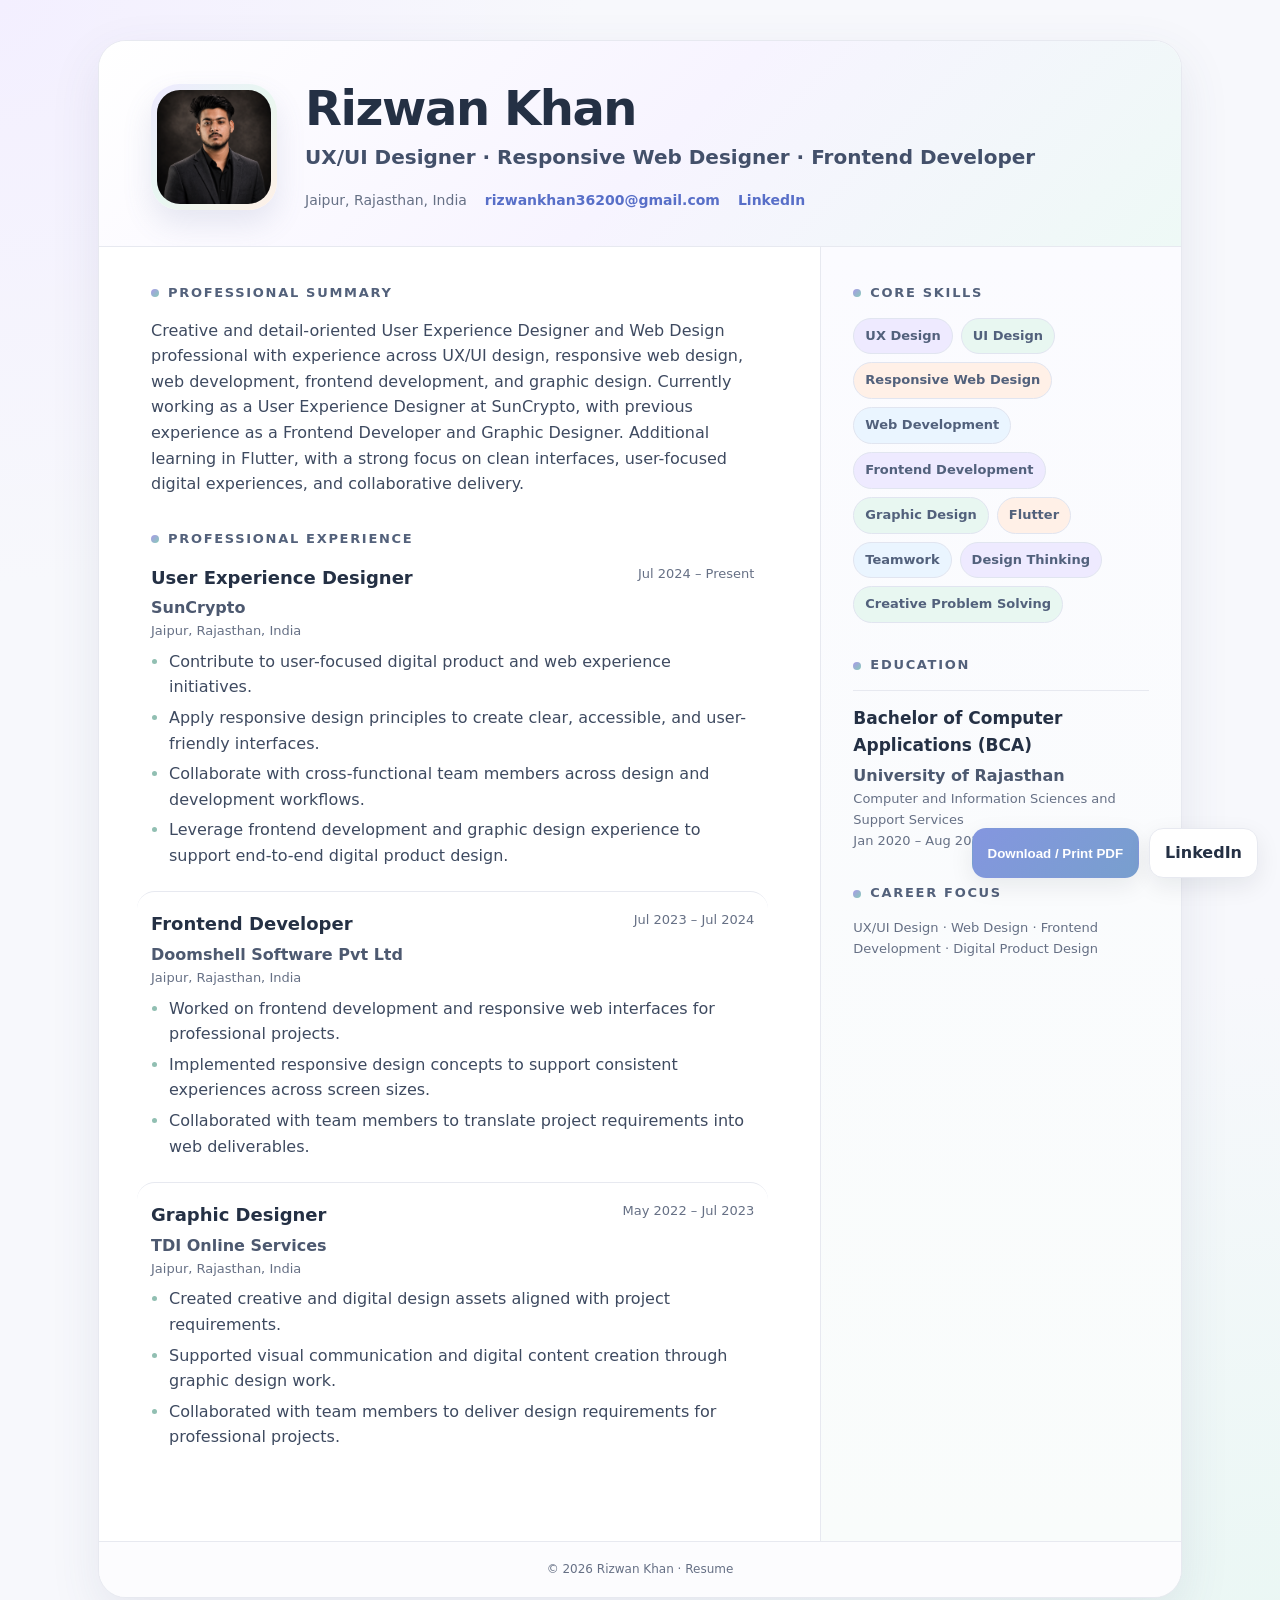
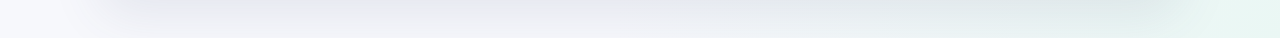
<file: resume/index.html>
<!doctype html>
<html lang="en">
<head>
  <meta charset="utf-8">
  <meta name="viewport" content="width=device-width, initial-scale=1">
  <meta name="description" content="Rizwan Khan — ATS-friendly resume. UX/UI Designer, Web Designer and Frontend Developer based in Jaipur, India.">
  <meta name="author" content="Rizwan Khan">
  <title>Rizwan Khan | Resume</title>
  <style>
    :root{--bg:#f7f8fc;--paper:#fff;--ink:#243044;--muted:#667085;--line:#e7e9f0;--blue:#7186d8;--lav:#eeeaff;--mint:#e8f7f1;--peach:#fff0e7;--pink:#fcebf1;--sky:#eaf5ff;--shadow:0 18px 50px rgba(71,82,117,.10)}
    *{box-sizing:border-box}html{scroll-behavior:smooth}body{margin:0;background:radial-gradient(circle at top left,#f3efff 0,transparent 28%),radial-gradient(circle at bottom right,#eaf7f4 0,transparent 32%),var(--bg);color:var(--ink);font-family:Inter,system-ui,-apple-system,BlinkMacSystemFont,"Segoe UI",sans-serif;line-height:1.6}
    a{color:#586fc8;text-decoration:none}a:hover{text-decoration:underline}.wrap{max-width:1120px;margin:40px auto;padding:0 18px}.resume{background:var(--paper);border:1px solid var(--line);border-radius:28px;box-shadow:var(--shadow);overflow:hidden}
    header{padding:42px 52px 34px;border-bottom:1px solid var(--line);background:linear-gradient(135deg,#fff 0%,#f7f4ff 52%,#eef9f6 100%);position:relative;overflow:hidden}.hero{display:flex;align-items:center;gap:28px;position:relative;z-index:1}.profile-frame{width:126px;height:126px;flex:0 0 126px;border-radius:28px;padding:6px;background:linear-gradient(135deg,var(--lav),var(--mint),var(--peach));box-shadow:0 14px 30px rgba(93,108,157,.14);transition:.3s ease}.profile-frame:hover{transform:translateY(-5px) rotate(-1deg);box-shadow:0 20px 38px rgba(93,108,157,.2)}.profile-frame img{width:100%;height:100%;object-fit:cover;border-radius:23px;background:#fff;display:block}
    h1{font-size:48px;line-height:1.05;margin:0 0 8px;letter-spacing:-.03em}.role{font-size:20px;font-weight:700;margin:0 0 16px;color:#43506a}.contact{display:flex;flex-wrap:wrap;gap:9px 18px;color:var(--muted);font-size:14px}.contact a{font-weight:700}
    main{display:grid;grid-template-columns:2fr 1fr;gap:0}.content{padding:36px 52px}.sidebar{padding:36px 32px;background:linear-gradient(180deg,#fbfbff,#f9fcfb);border-left:1px solid var(--line)}section{margin:0 0 32px}h2{font-size:13px;text-transform:uppercase;letter-spacing:.13em;margin:0 0 14px;color:#53617b;display:flex;align-items:center;gap:9px}h2:before{content:"";width:8px;height:8px;border-radius:50%;background:linear-gradient(135deg,#a99ae8,#88cbb8)}p{margin:0 0 10px}.summary{font-size:16px;color:#3e4a60}
    .job{padding:18px 14px;border-top:1px solid var(--line);transition:transform .25s ease,background .25s ease,box-shadow .25s ease;border-radius:18px;margin-left:-14px}.job:first-of-type{border-top:0;padding-top:0}.job:hover{transform:translateX(7px);background:linear-gradient(90deg,#f7f4ff,#fff);box-shadow:0 10px 24px rgba(101,113,153,.07)}.job-head{display:flex;justify-content:space-between;gap:14px;align-items:flex-start}.job h3{font-size:18px;margin:0 0 3px}.company{font-weight:700;color:#4d5970}.date{font-size:13px;color:var(--muted);white-space:nowrap}.location{font-size:13px;color:var(--muted);margin-bottom:7px}.bullets{margin:7px 0 0 18px;padding:0;color:#3e4a60}.bullets li{margin:5px 0}.bullets li::marker{color:#91bfb2}
    .chips{display:flex;flex-wrap:wrap;gap:8px}.chip{padding:7px 11px;border:1px solid #e1e5f0;color:#52617c;border-radius:999px;font-size:13px;font-weight:700;transition:.22s}.chip:nth-child(4n+1){background:var(--lav)}.chip:nth-child(4n+2){background:var(--mint)}.chip:nth-child(4n+3){background:var(--peach)}.chip:nth-child(4n+4){background:var(--sky)}.chip:hover{transform:translateY(-3px);box-shadow:0 8px 18px rgba(82,97,124,.13);border-color:transparent}.edu{border-top:1px solid var(--line);padding-top:14px}.edu h3{margin:0 0 4px;font-size:17px}.small{font-size:13px;color:var(--muted)}
    .actions{position:fixed;right:22px;bottom:22px;display:flex;gap:10px;z-index:5}.btn{border:1px solid var(--line);background:#fff;color:var(--ink);padding:11px 15px;border-radius:14px;font-weight:700;box-shadow:0 8px 24px rgba(16,24,40,.08);cursor:pointer;transition:.2s}.btn.primary{background:linear-gradient(135deg,#8496df,#789fce);color:#fff;border-color:transparent}.btn:hover{transform:translateY(-2px);text-decoration:none;box-shadow:0 12px 28px rgba(84,103,160,.18)}footer{padding:18px 52px;border-top:1px solid var(--line);color:var(--muted);font-size:12px;text-align:center;background:#fcfcfe}
    @media(max-width:800px){.wrap{margin:14px auto}.resume{border-radius:18px}header{padding:30px 24px}.hero{align-items:flex-start;gap:18px}.profile-frame{width:92px;height:92px;flex-basis:92px;border-radius:22px}.profile-frame img{border-radius:17px}.content{padding:28px 24px}.sidebar{padding:28px 24px;border-left:0;border-top:1px solid var(--line)}main{grid-template-columns:1fr}h1{font-size:36px}.role{font-size:16px}.job-head{display:block}.date{display:block;margin-top:4px}.actions{left:14px;right:14px;bottom:14px;justify-content:center}.btn{flex:1;max-width:180px}}
    @media print{body{background:#fff}.wrap{margin:0;padding:0}.resume{border:0;box-shadow:none;border-radius:0}.actions{display:none}header,.content,.sidebar,footer{padding-left:28px;padding-right:28px}a{color:inherit}.chip{border-color:#ddd}main{grid-template-columns:2fr 1fr}.job:hover,.chip:hover{transform:none;box-shadow:none}}
  </style>
</head>
<body>
  <div class="wrap"><div class="resume">
    <header><div class="hero"><div class="profile-frame"><img src="../assets/images/about/profile-pic.png" alt="Rizwan Khan profile photo"></div><div><h1>Rizwan Khan</h1><p class="role">UX/UI Designer · Responsive Web Designer · Frontend Developer</p><div class="contact"><span>Jaipur, Rajasthan, India</span><a href="mailto:rizwankhan36200@gmail.com">rizwankhan36200@gmail.com</a><a href="https://www.linkedin.com/in/rizwan-khan-44771826b/" target="_blank" rel="noopener">LinkedIn</a></div></div></div></header>
    <main><div class="content">
      <section><h2>Professional Summary</h2><p class="summary">Creative and detail-oriented User Experience Designer and Web Design professional with experience across UX/UI design, responsive web design, web development, frontend development, and graphic design. Currently working as a User Experience Designer at SunCrypto, with previous experience as a Frontend Developer and Graphic Designer. Additional learning in Flutter, with a strong focus on clean interfaces, user-focused digital experiences, and collaborative delivery.</p></section>
      <section><h2>Professional Experience</h2>
        <article class="job"><div class="job-head"><div><h3>User Experience Designer</h3><div class="company">SunCrypto</div></div><div class="date">Jul 2024 – Present</div></div><div class="location">Jaipur, Rajasthan, India</div><ul class="bullets"><li>Contribute to user-focused digital product and web experience initiatives.</li><li>Apply responsive design principles to create clear, accessible, and user-friendly interfaces.</li><li>Collaborate with cross-functional team members across design and development workflows.</li><li>Leverage frontend development and graphic design experience to support end-to-end digital product design.</li></ul></article>
        <article class="job"><div class="job-head"><div><h3>Frontend Developer</h3><div class="company">Doomshell Software Pvt Ltd</div></div><div class="date">Jul 2023 – Jul 2024</div></div><div class="location">Jaipur, Rajasthan, India</div><ul class="bullets"><li>Worked on frontend development and responsive web interfaces for professional projects.</li><li>Implemented responsive design concepts to support consistent experiences across screen sizes.</li><li>Collaborated with team members to translate project requirements into web deliverables.</li></ul></article>
        <article class="job"><div class="job-head"><div><h3>Graphic Designer</h3><div class="company">TDI Online Services</div></div><div class="date">May 2022 – Jul 2023</div></div><div class="location">Jaipur, Rajasthan, India</div><ul class="bullets"><li>Created creative and digital design assets aligned with project requirements.</li><li>Supported visual communication and digital content creation through graphic design work.</li><li>Collaborated with team members to deliver design requirements for professional projects.</li></ul></article>
      </section></div>
      <aside class="sidebar"><section><h2>Core Skills</h2><div class="chips"><span class="chip">UX Design</span><span class="chip">UI Design</span><span class="chip">Responsive Web Design</span><span class="chip">Web Development</span><span class="chip">Frontend Development</span><span class="chip">Graphic Design</span><span class="chip">Flutter</span><span class="chip">Teamwork</span><span class="chip">Design Thinking</span><span class="chip">Creative Problem Solving</span></div></section><section><h2>Education</h2><div class="edu"><h3>Bachelor of Computer Applications (BCA)</h3><div class="company">University of Rajasthan</div><div class="small">Computer and Information Sciences and Support Services</div><div class="small">Jan 2020 – Aug 2021</div></div></section><section><h2>Career Focus</h2><p class="small">UX/UI Design · Web Design · Frontend Development · Digital Product Design</p></section></aside>
    </main><footer>© 2026 Rizwan Khan · Resume</footer>
  </div></div>
  <div class="actions"><button class="btn primary" onclick="window.print()">Download / Print PDF</button><a class="btn" href="https://www.linkedin.com/in/rizwan-khan-44771826b/" target="_blank" rel="noopener">LinkedIn</a></div>
</body></html>
</file>
